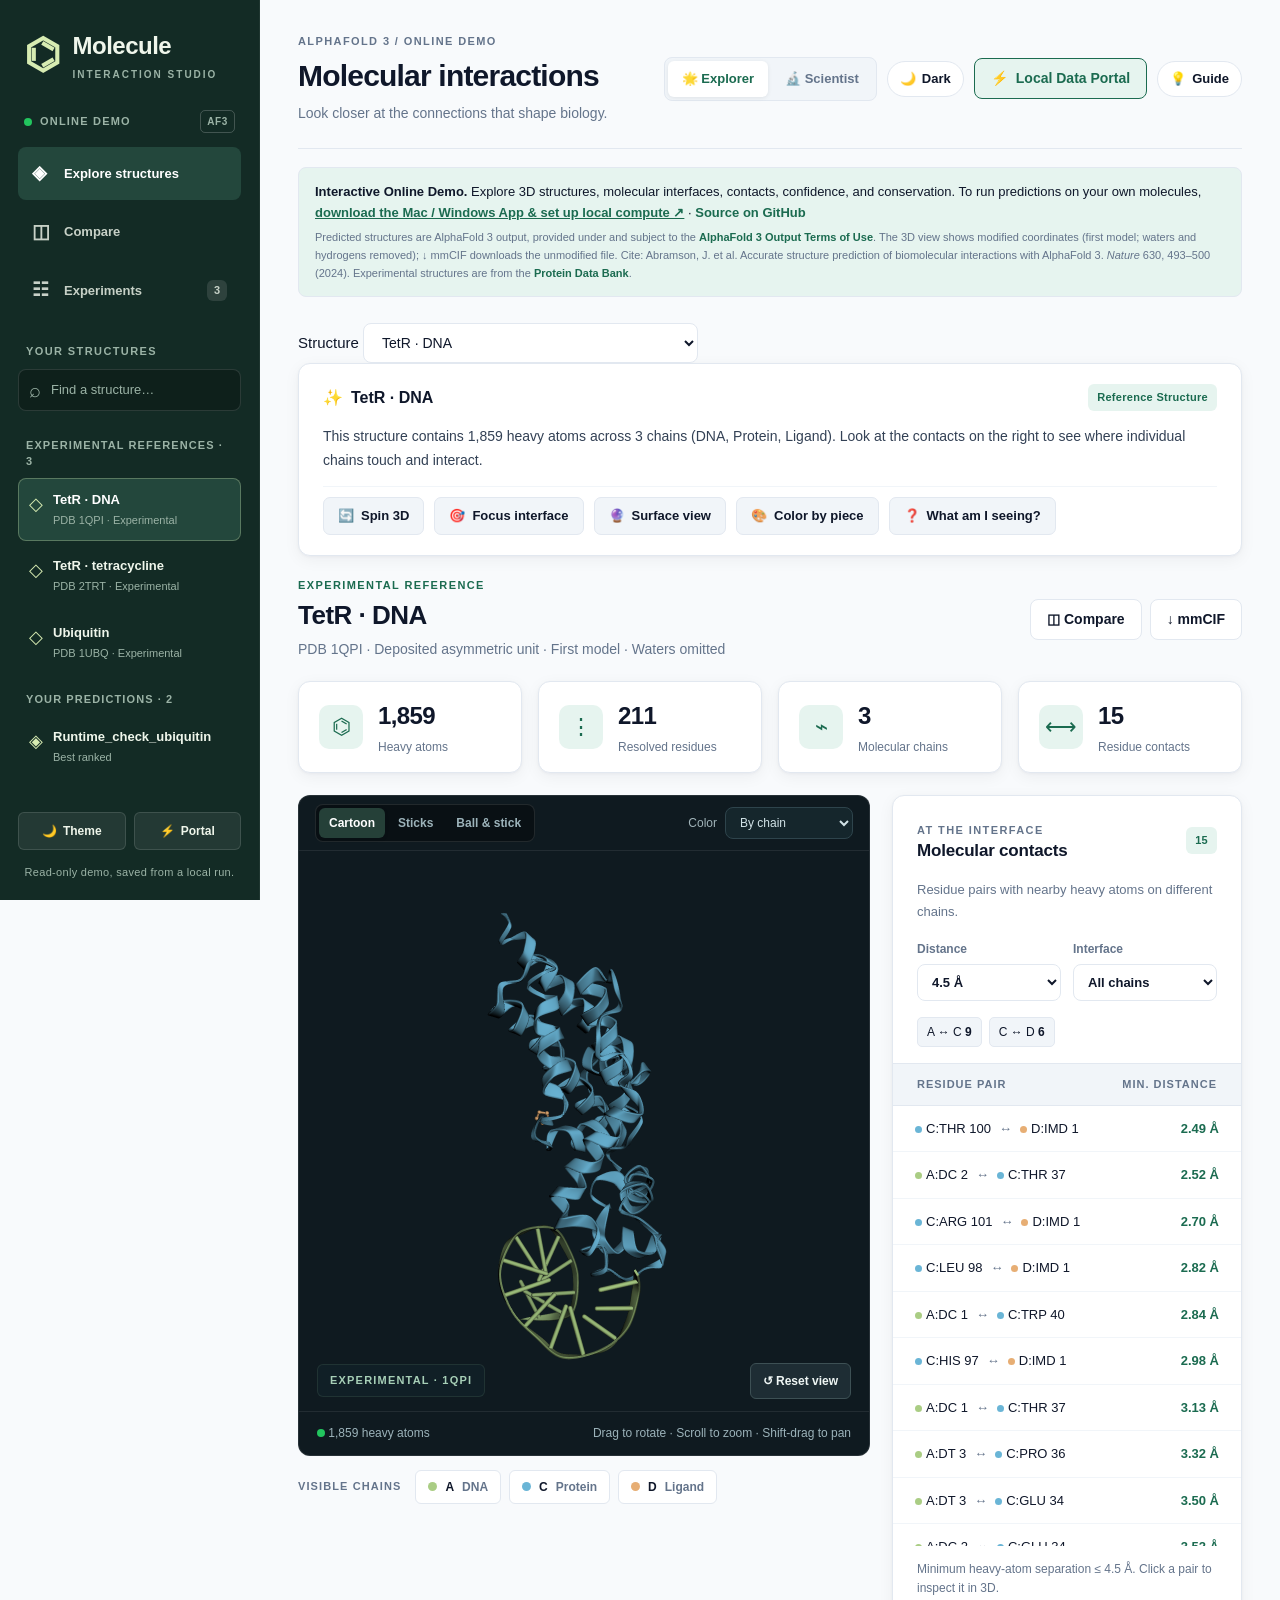
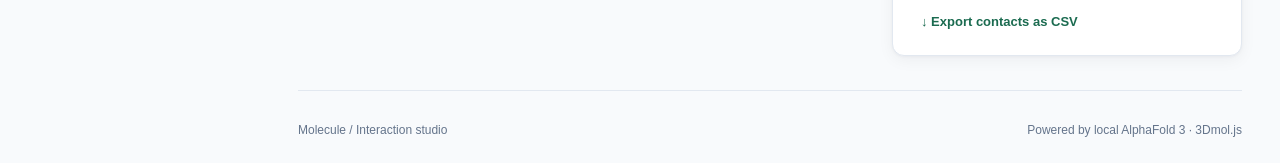
<file: index.html>
<!doctype html>
<html lang="en" data-theme="dark">
<head>
  <meta charset="utf-8">
  <meta name="viewport" content="width=device-width, initial-scale=1">
  <meta name="description" content="Explore molecular structures, run local AlphaFold 3 experiments, and inspect molecular interactions in 3D.">
  <title>Molecule · AlphaFold 3 explorer demo</title>
  <link rel="icon" href="data:image/svg+xml,%3Csvg xmlns='http://www.w3.org/2000/svg' viewBox='0 0 40 40'%3E%3Crect width='40' height='40' rx='10' fill='%2319382f'/%3E%3Cpath d='M10 28L20 10l10 18M10 28h20' stroke='%23b8f07a' stroke-width='3' fill='none'/%3E%3C/svg%3E">
  <link rel="stylesheet" href="style.css">
  <link rel="stylesheet" href="conservation.css">
  <link rel="stylesheet" href="finder.css">
  <script src="demo.js"></script>
  <script defer src="vendor/3Dmol-min.js"></script>
  <script defer src="conservation.js"></script>
  <script defer src="finder.js"></script>
  <script defer src="tips.js"></script>
  <script defer src="app.js"></script>
</head>
<body>
  <aside class="sidebar">
    <a class="brand" href="./" aria-label="Molecule home">
      <span class="brand-mark">⌬</span>
      <span>Molecule<small>INTERACTION STUDIO</small></span>
    </a>
    <div class="workspace-label"><span class="dot"></span> LOCAL WORKSPACE <span class="version">AF3</span></div>
    <nav class="nav" aria-label="Main navigation">
      <button class="nav-item active" data-page="explore"><span>◈</span> Explore structures</button>
      <button class="nav-item" data-page="compare"><span>◫</span> Compare</button>
      <button class="nav-item" data-page="experiments"><span>☷</span> Experiments <b id="job-count">0</b></button>
      <button class="nav-item nav-new" id="sidebar-new"><span>+</span> New experiment</button>
    </nav>
    <div class="library-heading">
      <span>YOUR STRUCTURES</span>
      <button id="import-open" class="icon-button" title="Import a structure" aria-label="Import a structure">+</button>
    </div>
    <label class="search-label">
      <span>⌕</span>
      <input id="structure-search" placeholder="Find a structure…" aria-label="Find a structure">
    </label>
    <div id="library" class="library"><p class="muted">Opening your workspace…</p></div>
    <button id="system-open" class="system-button">
      <span class="dot" id="system-dot"></span>
      <span>Local environment<small id="system-caption">Checking files</small></span>
      <span>↗</span>
    </button>
    <div class="sidebar-tools">
      <button id="sidebar-theme-toggle" class="sidebar-tool-btn" title="Toggle theme">
        <span class="theme-icon-indicator">☀️</span> Theme
      </button>
      <button id="sidebar-portal" class="sidebar-tool-btn" title="Desktop App & Data Portal">
        <span>⚡</span> Portal
      </button>
    </div>
    <div class="sidebar-footer">Your molecules. Your machine.</div>
  </aside>

  <main>
    <header class="page-header">
      <div class="header-info">
        <div class="eyebrow">ALPHAFOLD 3 / INTERACTIVE STUDIO</div>
        <h1 id="page-title">Molecular interactions</h1>
        <p id="page-description">Look closer at the connections that shape biology.</p>
      </div>
      <div class="header-actions">
        <!-- Explorer / Scientist Mode Switch -->
        <div class="segmented mode-segmented" id="ui-mode-toggle" role="group" aria-label="Interface mode">
          <button class="selected" id="mode-explorer" title="Simplified view for intuitive 3D exploration">🌟 Explorer</button>
          <button id="mode-scientist" title="Full biochemical parameters & detailed matrices">🔬 Scientist</button>
        </div>
        <!-- Dark / Light Switch -->
        <button id="theme-toggle" class="secondary icon-pill" title="Toggle dark / light mode" aria-label="Toggle dark or light mode">
          <span id="theme-icon">☀️</span>
          <span id="theme-label" class="theme-text">Light</span>
        </button>
        <!-- Local Data Portal & Desktop App Button ("Open IDE" style) -->
        <button id="portal-open" class="secondary portal-btn" title="Download Mac/Windows app and automate local database setup">
          <span>⚡</span> Local Data Portal
        </button>
        <!-- Beginner Quick Guide -->
        <button id="guide-open" class="secondary icon-pill" title="New to AlphaFold 3? Quick Guide">
          <span>💡</span> Guide
        </button>
        <button class="primary" id="new-experiment"><span>+</span> New experiment</button>
      </div>
    </header>

    <div id="connection-warning" class="notice error hidden" role="status">The local server is disconnected. Reconnecting…</div>

    <!-- Explore Page -->
    <section id="page-explore" class="page">
      <div class="mobile-library">
        <label for="structure-picker">Structure</label>
        <select id="structure-picker"></select>
        <button id="mobile-import" class="secondary">+ Import</button>
      </div>

      <!-- Human-friendly Molecule Story Card for Beginners -->
      <div id="story-card" class="story-card">
        <div class="story-card-header">
          <div class="story-title">
            <span>✨</span>
            <span id="story-heading">About this molecule</span>
          </div>
          <span class="tag" id="story-tag">Guide</span>
        </div>
        <p id="story-text" class="story-body">
          Select any molecule to discover its real-world function, how it interacts with other chains, and why its 3D architecture matters.
        </p>
        <div class="story-quick-actions">
          <button id="quick-spin" class="quick-action-btn" title="Toggle continuous 3D rotation">
            <span>🔄</span> Spin 3D
          </button>
          <button id="quick-focus" class="quick-action-btn" title="Focus camera on where molecules touch">
            <span>🎯</span> Focus interface
          </button>
          <button id="quick-surface" class="quick-action-btn" title="Switch between ribbon and space-filling atomic spheres">
            <span>🔮</span> Surface view
          </button>
          <button id="quick-color" class="quick-action-btn" title="Color each molecule component differently">
            <span>🎨</span> Color by piece
          </button>
          <button id="quick-guide-btn" class="quick-action-btn" title="How to read 3D shapes">
            <span>❓</span> What am I seeing?
          </button>
        </div>
      </div>

      <div class="structure-heading">
        <div>
          <div id="structure-kind" class="eyebrow">EXPERIMENTAL REFERENCE</div>
          <h2 id="structure-title">Choose a structure</h2>
          <p id="structure-subtitle" class="muted"></p>
        </div>
        <div class="heading-actions">
          <button id="compare-current" class="secondary">◫ Compare</button>
          <a id="download-cif" class="secondary" href="#">↓ mmCIF</a>
        </div>
      </div>

      <div class="stats-grid" id="structure-stats"></div>

      <div class="explore-grid">
        <div class="viewer-column">
          <div class="viewer-card">
            <div class="viewer-toolbar">
              <div class="segmented" id="representation">
                <button class="selected" data-style="cartoon">Cartoon</button>
                <button data-style="stick">Sticks</button>
                <button data-style="sphere">Ball & stick</button>
              </div>
              <label class="compact-select">Color
                <select id="color-mode" aria-label="Structure color">
                  <option value="chain">By chain</option>
                  <option value="confidence">By confidence</option>
                  <option value="conservation" disabled>By conservation</option>
                </select>
              </label>
            </div>
            <div id="main-viewer" class="molecular-viewer">
              <div class="viewer-loading">Loading local coordinates…</div>
            </div>
            <div class="viewer-overlay">
              <span id="viewer-badge">LOCAL STRUCTURE</span>
              <button id="reset-view" title="Reset camera">↺ Reset view</button>
            </div>
            <div class="viewer-footer">
              <span><span class="live-dot"></span> <span id="atom-caption">3D molecular view</span></span>
              <span>Drag to rotate · Scroll to zoom · Shift-drag to pan</span>
            </div>
          </div>
          <div class="chain-bar" id="chain-bar"></div>
          <div id="selection-note" class="selection-note hidden">
            <span></span>
            <button id="clear-selection" class="text-button">Clear selection ×</button>
          </div>

          <!-- Advanced Biophysical Panels (collapsible in Explorer Mode, fully open in Scientist Mode) -->
          <div id="advanced-panels-section">
            <div class="panel confidence-panel">
              <div class="panel-header">
                <div>
                  <span class="eyebrow">PREDICTION QUALITY</span>
                  <h3>Confidence, in context</h3>
                </div>
                <span class="tag" id="confidence-badge">Reference</span>
              </div>
              <div id="confidence-content"></div>
            </div>

            <div class="panel conservation-panel">
              <div class="panel-header">
                <div>
                  <span class="eyebrow">THE EVOLUTIONARY LAYER</span>
                  <h3>Sequence conservation</h3>
                </div>
                <button id="conservation-open" class="secondary">+ Analyze</button>
              </div>
              <div class="conservation-controls">
                <label>Protein chain<select id="conservation-chain"></select></label>
                <label>Saved analysis<select id="conservation-run"><option value="">No analysis yet</option></select></label>
                <button id="conservation-color" class="secondary" disabled>Color in 3D</button>
              </div>
              <div id="conservation-content">
                <div class="confidence-empty">
                  <span class="empty-symbol">⌁</span>
                  <p>See which amino acids persist across related proteins. Reuse an AF3 alignment, upload one, or search your local databases.</p>
                </div>
              </div>
            </div>
          </div>
        </div>

        <aside class="panel contacts-panel">
          <div class="panel-header">
            <div>
              <span class="eyebrow">AT THE INTERFACE</span>
              <h3>Molecular contacts</h3>
            </div>
            <span class="count-pill" id="contact-count">—</span>
          </div>
          <p class="panel-description">Residue pairs with nearby heavy atoms on different chains.</p>
          <div class="contact-controls">
            <label>Distance
              <select id="contact-cutoff">
                <option value="3.5">3.5 Å</option>
                <option value="4.0">4.0 Å</option>
                <option value="4.5" selected>4.5 Å</option>
                <option value="5.0">5.0 Å</option>
                <option value="6.0">6.0 Å</option>
                <option value="8.0">8.0 Å</option>
              </select>
            </label>
            <label>Interface
              <select id="interface-filter"><option value="">All chains</option></select>
            </label>
          </div>
          <div id="interface-confidence" class="panel-description hidden"></div>
          <div id="interface-summary" class="interface-summary"></div>
          <div class="contact-table-heading">
            <span>RESIDUE PAIR</span>
            <span>MIN. DISTANCE</span>
          </div>
          <div id="contact-list" class="contact-list">
            <div class="empty">Select a structure to inspect its contacts.</div>
          </div>
          <div class="contacts-bottom">
            <p id="contacts-note" class="muted small"></p>
            <a id="download-contacts" href="#" class="text-button">↓ Export contacts as CSV</a>
          </div>
          <p class="scientific-note">Proximity is a geometric observation. It does not establish a chemical bond or binding affinity.</p>
        </aside>
      </div>
    </section>

    <!-- Compare Page -->
    <section id="page-compare" class="page hidden">
      <div class="comparison-intro">
        <div>
          <h2>Two structures. A closer look.</h2>
          <p class="muted">Compare partners, interfaces, and confidence. Align identical protein chains to compare their coordinates.</p>
        </div>
        <button class="secondary" id="compare-reset">↺ Reset cameras</button>
      </div>
      <div class="compare-grid">
        <div class="compare-card">
          <label class="compare-select-label">STRUCTURE A<select id="compare-left"></select></label>
          <div id="compare-view-left" class="compare-viewer"></div>
          <div id="compare-info-left" class="compare-info"></div>
        </div>
        <div class="compare-card">
          <label class="compare-select-label">STRUCTURE B<select id="compare-right"></select></label>
          <div id="compare-view-right" class="compare-viewer"></div>
          <div id="compare-info-right" class="compare-info"></div>
        </div>
      </div>
      <div class="panel alignment-panel">
        <div>
          <h3>Align protein backbones</h3>
          <p class="muted small">Uses Cα atoms from chains with identical resolved residue sequences. RMSD describes coordinate agreement.</p>
        </div>
        <div class="alignment-controls">
          <label>Chain A<select id="align-left"></select></label>
          <span>↔</span>
          <label>Chain B<select id="align-right"></select></label>
          <button id="align-button" class="primary">Align chains</button>
        </div>
        <div id="alignment-result" class="hidden"></div>
      </div>
      <p class="scientific-note">Reference views show the deposited asymmetric unit, without applying crystal symmetry. Different constructs, missing residues, and experimental conditions can affect comparisons.</p>
    </section>

    <!-- Experiments Page -->
    <section id="page-experiments" class="page hidden">
      <div class="experiment-intro">
        <h2>From sequence to structure</h2>
        <p class="muted">One job runs at a time. Inputs, logs, and outputs stay on this Mac or PC.</p>
      </div>
      <div class="experiment-grid">
        <div id="job-list" class="job-list"></div>
        <div id="job-detail" class="panel job-detail">
          <div class="empty large">
            <span class="empty-symbol">⌬</span>
            <h3>Your next discovery starts here.</h3>
            <p>Choose an example or add your own protein, DNA, RNA, or ligand.</p>
            <button class="primary" id="empty-new">Create an experiment</button>
          </div>
        </div>
      </div>
    </section>

    <footer class="main-footer">
      <span>Molecule <span class="muted">/ Interaction studio</span></span>
      <span>Powered by local AlphaFold 3 · 3Dmol.js</span>
    </footer>
  </main>

  <!-- Experiment Dialog -->
  <dialog id="experiment-dialog" class="experiment-dialog">
    <div class="dialog-header">
      <div>
        <div class="eyebrow">DESIGN AN EXPERIMENT</div>
        <h2>What will you explore?</h2>
      </div>
      <button class="close-dialog icon-button" aria-label="Close dialog">×</button>
    </div>
    <div class="experiment-form-layout">
      <aside class="preset-sidebar">
        <span class="eyebrow">START WITH AN EXAMPLE</span>
        <div id="preset-list"></div>
        <button id="blank-input" class="secondary">+ Custom input</button>
        <label class="file-button secondary">↑ Load AF3 JSON<input id="json-upload" type="file" accept=".json,application/json"></label>
      </aside>
      <div class="experiment-form">
        <div class="form-row">
          <label>Experiment name<input id="experiment-name" maxlength="120" required></label>
          <label class="seeds-label">Random seeds<input id="experiment-seeds" value="42" placeholder="42, 43"></label>
        </div>
        <div class="form-tabs">
          <button id="builder-tab" class="selected">Molecule builder</button>
          <button id="json-tab">AF3 JSON</button>
        </div>
        <div id="builder-pane">
          <section class="finder" aria-labelledby="finder-heading">
            <div class="finder-heading">
              <h3 id="finder-heading">Find a molecule</h3>
              <span id="finder-status" class="small muted"></span>
            </div>
            <label class="finder-search">
              <span aria-hidden="true">⌕</span>
              <input id="finder-query" placeholder="Search by name, PDB ID (1QPI), ligand code (ATP), or paste a sequence" aria-label="Search proteins, DNA, RNA, ligands, and ions" autocomplete="off">
            </label>
            <div class="finder-kinds" id="finder-kinds" role="group" aria-label="Molecule type">
              <button data-kind="" class="selected">All</button>
              <button data-kind="protein">Protein</button>
              <button data-kind="dna">DNA</button>
              <button data-kind="rna">RNA</button>
              <button data-kind="ligand">Ligand</button>
              <button data-kind="ion">Ion</button>
            </div>
            <div id="finder-results" class="finder-results" aria-live="polite"></div>
          </section>
          <div class="builder-heading">
            <span class="eyebrow">MOLECULES IN THIS EXPERIMENT</span>
            <span id="draft-summary" class="small muted"></span>
          </div>
          <div id="molecule-list"></div>
          <button id="add-molecule" class="text-button">+ Add a molecule</button>
        </div>
        <div id="json-pane" class="hidden">
          <label class="sr-only" for="input-json">AlphaFold 3 input JSON</label>
          <textarea id="input-json" spellcheck="false"></textarea>
          <p class="small muted">Supports AF3 modifications, covalent bonds, inline MSAs, and templates. File-path fields must be embedded as data.</p>
        </div>
        <div class="run-settings">
          <label>Run mode
            <select id="run-mode">
              <option value="full">Search databases + predict</option>
              <option value="prepare">Prepare MSAs & templates only</option>
              <option value="quick">Sequence-only prediction</option>
              <option value="inference">Predict from prepared input</option>
            </select>
          </label>
          <label>Compute
            <select id="run-backend">
              <option value="mps">Apple Silicon · MPS</option>
              <option value="cpu">CPU</option>
              <option value="gpu">NVIDIA GPU</option>
            </select>
          </label>
          <label>Samples / seed
            <select id="run-samples"><option>1</option><option>2</option><option>3</option><option>5</option></select>
          </label>
          <label>Recycles
            <input id="run-recycles" type="number" min="1" max="20" value="10">
          </label>
        </div>
        <p id="run-mode-note" class="notice"></p>
        <div id="validation-message" role="status"></div>
      </div>
    </div>
    <div class="dialog-footer">
      <p class="small muted">Full database searches can take hours. Sequence-only runs finish in minutes.</p>
      <div>
        <button id="validate-input" class="secondary">Validate input</button>
        <button id="queue-job" class="primary">Add to queue →</button>
      </div>
    </div>
  </dialog>

  <!-- Import Dialog -->
  <dialog id="import-dialog" class="small-dialog">
    <div class="dialog-header">
      <div>
        <div class="eyebrow">EXPAND YOUR LIBRARY</div>
        <h2>Import a structure</h2>
      </div>
      <button class="close-dialog icon-button" aria-label="Close dialog">×</button>
    </div>
    <div class="dialog-body">
      <label>From your local PDB snapshot
        <div class="input-action">
          <input id="pdb-code" placeholder="PDB ID, e.g. 1QPI" maxlength="4">
          <button id="import-pdb" class="secondary">Load PDB</button>
        </div>
      </label>
      <div class="divider"><span>OR</span></div>
      <label>Existing AF3 output folder or mmCIF file
        <input id="import-path" placeholder="/Users/…/af_output/my_experiment">
      </label>
      <p class="small muted">Folders include predictions and their accompanying confidence files.</p>
      <button id="import-folder" class="primary">Import local path</button>
      <div class="divider"><span>OR</span></div>
      <label class="file-button secondary">↑ Choose an mmCIF file<input id="cif-upload" type="file" accept=".cif,.mmcif"></label>
      <label class="checkbox"><input type="checkbox" id="import-predicted"> This uploaded file is an AF3 prediction (B-factor = pLDDT)</label>
      <div id="import-message" role="status"></div>
    </div>
  </dialog>

  <!-- System Dialog -->
  <dialog id="system-dialog" class="small-dialog">
    <div class="dialog-header">
      <div>
        <div class="eyebrow">ON YOUR MACHINE</div>
        <h2>Local environment</h2>
      </div>
      <button class="close-dialog icon-button" aria-label="Close dialog">×</button>
    </div>
    <div id="system-content" class="dialog-body"></div>
  </dialog>

  <!-- Conservation Dialog -->
  <dialog id="conservation-dialog" class="conservation-dialog">
    <div class="dialog-header">
      <div>
        <div class="eyebrow">FROM ALIGNMENT TO STRUCTURE</div>
        <h2>Analyze evolutionary conservation</h2>
      </div>
      <button class="close-dialog icon-button" aria-label="Close dialog">×</button>
    </div>
    <div class="dialog-body">
      <div id="conservation-query" class="conservation-query"></div>
      <div class="conservation-form-grid">
        <label>Alignment source
          <select id="conservation-source">
            <option value="search">Search local databases</option>
            <option value="prepared">Reuse a prepared AF3 alignment</option>
            <option value="upload">Upload or paste an alignment</option>
          </select>
        </label>
        <label>Scoring method
          <select id="conservation-method">
            <option value="rate4site">Rate4Site · evolutionary rates</option>
            <option value="entropy">Weighted entropy · fast exploration</option>
          </select>
        </label>
      </div>
      <div id="conservation-search-fields">
        <label>Local sequence database
          <select id="conservation-database">
            <option value="uniref90">UniRef90 · broad evolutionary coverage</option>
            <option value="pdb">PDB sequences · faster, structure-biased preview</option>
          </select>
        </label>
        <p class="small muted">A single Jackhmmer iteration searches your chosen database at an inclusion E-value of 1e-4. Large searches can take hours.</p>
      </div>
      <div id="conservation-prepared-fields" class="hidden">
        <label>Matching prepared input<select id="conservation-prepared"></select></label>
        <p class="small muted">Only alignments matching this protein sequence are offered.</p>
      </div>
      <div id="conservation-upload-fields" class="hidden">
        <div class="conservation-upload-heading">
          <label class="file-button secondary">↑ Choose alignment or AF3 JSON<input id="conservation-upload" type="file" accept=".a3m,.fa,.fasta,.faa,.sto,.stockholm,.json,.txt"></label>
          <label>Format
            <select id="conservation-format">
              <option value="auto">Auto-detect</option>
              <option value="a3m">A3M</option>
              <option value="fasta">Aligned FASTA</option>
              <option value="stockholm">Stockholm</option>
            </select>
          </label>
        </div>
        <label for="conservation-alignment">Aligned sequences
          <textarea id="conservation-alignment" spellcheck="false" placeholder=">query&#10;PROTEIN_SEQUENCE&#10;>homologue_1&#10;ALIGNED_SEQUENCE"></textarea>
        </label>
        <p class="small muted" id="conservation-filename">Include a row matching the full query sequence.</p>
      </div>
      <div class="conservation-parameters">
        <label>Maximum sequences
          <select id="conservation-max-sequences">
            <option>50</option>
            <option>100</option>
            <option selected>150</option>
            <option>200</option>
            <option>300</option>
          </select>
        </label>
        <label>Minimum coverage
          <input id="conservation-min-coverage" type="number" min="20" max="100" value="70">
          <small>% of query</small>
        </label>
        <label>Minimum identity
          <input id="conservation-min-identity" type="number" min="10" max="95" value="20">
          <small>% at aligned</small>
        </label>
        <label>Redundancy cutoff
          <input id="conservation-redundancy" type="number" min="80" max="100" value="95">
          <small>% identity</small>
        </label>
      </div>
      <p id="conservation-method-note" class="notice"></p>
      <div id="conservation-message" role="status"></div>
    </div>
    <div class="dialog-footer">
      <p class="small muted">Runs on CPU in your existing job queue. Results stay local.</p>
      <button id="conservation-submit" class="primary">Analyze conservation →</button>
    </div>
  </dialog>

  <!-- Delete Confirm Dialog -->
  <dialog id="confirm-dialog" class="small-dialog confirm-dialog" aria-labelledby="confirm-title" aria-describedby="confirm-message">
    <div class="dialog-header">
      <div>
        <div class="eyebrow">CANNOT BE UNDONE</div>
        <h2 id="confirm-title">Delete experiment?</h2>
      </div>
    </div>
    <p id="confirm-message"></p>
    <div class="confirm-actions">
      <button id="confirm-cancel" class="secondary">Cancel</button>
      <button id="confirm-ok" class="primary danger">Delete</button>
    </div>
  </dialog>

  <!-- Local Data Portal & Desktop Apps Dialog ("Open IDE" style) -->
  <dialog id="portal-dialog" class="portal-dialog" aria-labelledby="portal-title">
    <div class="dialog-header">
      <div>
        <div class="eyebrow">LOCAL COMPUTE & DESKTOP APPS</div>
        <h2 id="portal-title">Run AlphaFold 3 on Your Computer</h2>
      </div>
      <button class="close-dialog icon-button" aria-label="Close dialog">×</button>
    </div>
    <div class="dialog-body">
      <div class="portal-tabs" role="tablist">
        <button id="tab-apps" class="selected" role="tab" aria-selected="true">💻 Desktop Apps</button>
        <button id="tab-data" role="tab" aria-selected="false">📥 Automated Data Setup</button>
        <button id="tab-weights" role="tab" aria-selected="false">🔑 Model Weights & Status</button>
      </div>

      <!-- Tab 1: Desktop Apps -->
      <div id="pane-apps" class="portal-pane">
        <p class="small muted">Download the native desktop app for macOS or Windows. Run predictions offline with full hardware acceleration and local data storage.</p>
        <div class="app-cards-grid">
          <div class="app-card">
            <div class="app-card-header">
              <span class="app-card-icon">🍎</span>
              <div>
                <h3>macOS Desktop App</h3>
                <span class="tag">Apple Silicon & Intel</span>
              </div>
            </div>
            <p>Native macOS application with Metal / MPS GPU acceleration, dark/light theme integration, and automated local server startup.</p>
            <a href="downloads/AlphaFold3-Explorer-macOS.zip" download="AlphaFold3-Explorer-macOS.zip" class="primary">↓ Download for Mac (.zip)</a>
          </div>

          <div class="app-card">
            <div class="app-card-header">
              <span class="app-card-icon">🪟</span>
              <div>
                <h3>Windows Desktop App</h3>
                <span class="tag">Windows 10 / 11</span>
              </div>
            </div>
            <p>Portable Windows application with one-click launcher, automated PowerShell setup, and NVIDIA CUDA / CPU prediction support.</p>
            <a href="downloads/AlphaFold3-Explorer-Windows.zip" download="AlphaFold3-Explorer-Windows.zip" class="primary">↓ Download for Windows (.zip)</a>
          </div>
        </div>

        <div class="notice">
          <strong>⚡ Already running locally?</strong>
          <span style="display:block;margin-top:4px;">You can open your local studio directly in your browser or desktop app at <a href="http://127.0.0.1:8765" target="_blank" style="color:var(--green);font-weight:700">http://127.0.0.1:8765 ↗</a></span>
        </div>
      </div>

      <!-- Tab 2: Automated Local Data Setup ("Open IDE" automation) -->
      <div id="pane-data" class="portal-pane hidden">
        <h3>Automated Database Downloader</h3>
        <p class="small muted">AlphaFold 3 searches large biological databases (UniRef90, BFD, PDB, RNAcentral) for homologous evolutionary sequences. Choose between instant mode or the complete research databases.</p>

        <div class="guide-grid" style="margin-top:14px;">
          <div class="guide-card">
            <h4>⚡ Mode 1: Instant Sequence-Only Mode (0 GB download)</h4>
            <p>Predict single sequences and basic structures right away with zero database downloads! In the app, choose <b>New experiment → Sequence-only prediction</b>.</p>
          </div>

          <div class="guide-card">
            <h4>🔬 Mode 2: Full Research Databases (~250 GB download / ~630 GB unpacked)</h4>
            <p>Automate downloading and unpacking all sequence databases to your local drive or external SSD:</p>
            
            <p style="margin-top:10px;font-weight:600">On macOS / Linux (Terminal):</p>
            <div class="code-box">
              <code>bash fetch_databases_macos.sh ~/public_databases</code>
              <button class="copy-code-btn" data-copy="bash fetch_databases_macos.sh ~/public_databases">Copy</button>
            </div>

            <p style="margin-top:10px;font-weight:600">On Windows (PowerShell):</p>
            <div class="code-box">
              <code>powershell -ExecutionPolicy Bypass -File .\apps\windows\fetch_databases_windows.ps1</code>
              <button class="copy-code-btn" data-copy="powershell -ExecutionPolicy Bypass -File .\apps\windows\fetch_databases_windows.ps1">Copy</button>
            </div>
          </div>
        </div>
      </div>

      <!-- Tab 3: Model Weights -->
      <div id="pane-weights" class="portal-pane hidden">
        <h3>Obtaining Model Parameters</h3>
        <p class="small muted">AlphaFold 3's neural network weights (~1 GB) are provided directly by Google DeepMind under their terms of use.</p>

        <div class="guide-card" style="margin:16px 0;">
          <h4>1. Request Access</h4>
          <p>Complete the parameter request form on Google DeepMind's GitHub repository: <a href="https://github.com/google-deepmind/alphafold3#obtaining-model-parameters" target="_blank" style="color:var(--green);font-weight:600">AlphaFold 3 Model Parameters Request ↗</a></p>
        </div>

        <div class="guide-card" style="margin-bottom:16px;">
          <h4>2. Save to Your Models Folder</h4>
          <p>Place the downloaded file <code>af3.bin.zst</code> in your user models directory:</p>
          <div class="code-box">
            <code>mkdir -p ~/models &amp;&amp; mv ~/Downloads/af3.bin.zst ~/models/</code>
            <button class="copy-code-btn" data-copy="mkdir -p ~/models && mv ~/Downloads/af3.bin.zst ~/models/">Copy</button>
          </div>
        </div>
      </div>
    </div>
    <div class="dialog-footer">
      <p class="small muted">All predictions run 100% locally on your own machine. Your sequences never leave your computer.</p>
      <button class="close-dialog primary">Done</button>
    </div>
  </dialog>

  <!-- Beginner Quick Guide Dialog -->
  <dialog id="guide-dialog" class="small-dialog" aria-labelledby="guide-title">
    <div class="dialog-header">
      <div>
        <div class="eyebrow">BEGINNER GUIDE</div>
        <h2 id="guide-title">Exploring Molecules in 3D</h2>
      </div>
      <button class="close-dialog icon-button" aria-label="Close dialog">×</button>
    </div>
    <div class="dialog-body">
      <div class="guide-grid">
        <div class="guide-card">
          <h4>🧬 What is AlphaFold 3?</h4>
          <p>AlphaFold 3 is Google DeepMind's AI system that predicts how proteins, DNA, RNA, ligands, and medicines assemble and fold in 3D space with atomic precision.</p>
        </div>
        <div class="guide-card">
          <h4>🌀 What do the 3D shapes mean?</h4>
          <p>• <b>Spirals (Alpha Helices)</b>: Structural springs that support protein architectures.<br>
          • <b>Flat Arrows (Beta Sheets)</b>: Broad, rigid sheets that form molecular platforms.<br>
          • <b>Thin Loops</b>: Flexible connecting bridges.<br>
          • <b>Small Sticks</b>: Chemical ligands, vitamins, and medicines docking into active sites.</p>
        </div>
        <div class="guide-card">
          <h4>🎨 What do the colors mean?</h4>
          <p>• <b>By Chain</b>: Each separate molecule (e.g. Protein, DNA, Drug) is colored differently.<br>
          • <b>By Confidence</b>: Blue = AI is very confident in this region; Orange = AI is guessing (often an unstructured, flexible region).</p>
        </div>
        <div class="guide-card">
          <h4>🖱️ Navigation Controls</h4>
          <p>• <b>Rotate</b>: Left-click and drag across the viewer.<br>
          • <b>Zoom</b>: Scroll with mouse wheel or pinch trackpad.<br>
          • <b>Pan</b>: Shift-click and drag (or right-click and drag).<br>
          • <b>Inspect</b>: Click any atom to see its name and position!</p>
        </div>
      </div>
    </div>
    <div class="dialog-footer">
      <button class="close-dialog primary">Got it!</button>
    </div>
  </dialog>

  <div id="toast" class="toast hidden" role="status"></div>
</body>
</html>
</file>
<file: style.css>
/* =====================================================================
   AlphaFold 3 Explorer / Interaction Studio Stylesheet
   Modern, accessible, responsive design with Dark & Light themes,
   human-scale typography, and progressive disclosure for newcomers.
   ===================================================================== */

:root, [data-theme="light"] {
  --paper: #f8fafc;
  --white: #ffffff;
  --surface: #ffffff;
  --surface-hover: #f1f5f9;
  --surface-alt: #f1f5f9;
  --ink: #0f172a;
  --ink-secondary: #334155;
  --muted: #64748b;
  --line: #e2e8f0;
  --line-light: #f1f5f9;
  --green: #1b6b50;
  --green-hover: #14533e;
  --green-light: #e6f4ef;
  --lime: #d7ecb2;
  --accent: #2bb386;
  --sidebar: #132b25;
  --sidebar-text: #eff6eb;
  --sidebar-muted: #9bb3a6;
  --sidebar-active: #23473c;
  --viewer: #0f1a20;
  --red: #b91c1c;
  --red-light: #fef2f2;
  --radius: 12px;
  --card-shadow: 0 4px 16px rgba(15, 23, 42, 0.05), 0 1px 3px rgba(15, 23, 42, 0.04);
  font-family: -apple-system, BlinkMacSystemFont, "Segoe UI", Roboto, Helvetica, Arial, sans-serif;
  color: var(--ink);
  background: var(--paper);
  font-size: 15px;
  line-height: 1.5;
}

[data-theme="dark"] {
  --paper: #0b1212;
  --white: #141f1d;
  --surface: #141f1d;
  --surface-hover: #1b2a27;
  --surface-alt: #101918;
  --ink: #f1f7f5;
  --ink-secondary: #cbd8d2;
  --muted: #8b9e97;
  --line: #243833;
  --line-light: #1b2c28;
  --green: #2bb386;
  --green-hover: #34d399;
  --green-light: #153329;
  --lime: #b8f07a;
  --accent: #34d399;
  --sidebar: #070e0d;
  --sidebar-text: #eff6eb;
  --sidebar-muted: #80968c;
  --sidebar-active: #162c25;
  --viewer: #081014;
  --red: #ef4444;
  --red-light: #2b1414;
  --radius: 12px;
  --card-shadow: 0 8px 30px rgba(0, 0, 0, 0.45);
}

* { box-sizing: border-box; }
body { margin: 0; background: var(--paper); color: var(--ink); }

button, input, select, textarea {
  font: inherit;
  color: inherit;
}
button, a, input, select, textarea { outline-offset: 3px; }
button {
  cursor: pointer;
  border-radius: 8px;
  transition: background .15s, border-color .15s, transform .1s, color .15s;
}
button:disabled { opacity: .45; cursor: not-allowed; }
button:active:not(:disabled) { transform: translateY(1px); }
a { color: inherit; text-decoration: none; }

button:focus-visible, a:focus-visible { outline: 2px solid var(--accent); }
button, input, select, textarea {
  border: 1px solid var(--line);
}
input, select, textarea {
  background: var(--white);
  padding: 10px 14px;
  color: var(--ink);
  min-width: 0;
  border-radius: 8px;
  font-size: 14px;
}
input:focus, select:focus, textarea:focus {
  border-color: var(--green);
  outline: 2px solid var(--green-light);
}
textarea { resize: vertical; line-height: 1.6; }

h1, h2, h3, h4, p { margin: 0; }
h1 { font-size: 30px; letter-spacing: -0.8px; font-weight: 650; line-height: 1.25; }
h2 { font-size: 23px; letter-spacing: -0.5px; font-weight: 600; line-height: 1.3; }
h3 { font-size: 17px; letter-spacing: -0.2px; font-weight: 600; line-height: 1.35; }
.muted { color: var(--muted); }
.small { font-size: 13px; line-height: 1.6; }
.hidden { display: none !important; }
.eyebrow {
  font-size: 11px;
  letter-spacing: 1.4px;
  font-weight: 700;
  line-height: 1.4;
  text-transform: uppercase;
}

.dot, .live-dot {
  display: inline-block;
  width: 8px;
  height: 8px;
  border-radius: 50%;
  background: #22c55e;
}
.dot.bad { background: #f97316; }

.primary, .secondary {
  padding: 10px 16px;
  display: inline-flex;
  align-items: center;
  justify-content: center;
  gap: 8px;
  font-weight: 600;
  font-size: 14px;
  white-space: nowrap;
  line-height: 1.35;
  border-radius: 8px;
}
.primary {
  background: var(--green);
  color: #ffffff;
  border: 1px solid var(--green);
}
.primary:hover:not(:disabled) {
  background: var(--green-hover);
  border-color: var(--green-hover);
}
.secondary {
  background: var(--surface);
  border: 1px solid var(--line);
  color: var(--ink);
}
.secondary:hover:not(:disabled) {
  background: var(--surface-hover);
  border-color: var(--muted);
}
.text-button {
  border: 0;
  background: transparent;
  color: var(--green);
  font-size: 13px;
  font-weight: 600;
  padding: 6px 4px;
}
.text-button:hover { text-decoration: underline; }
.icon-button {
  border: 0;
  background: transparent;
  font-size: 24px;
  line-height: 1;
  width: 34px;
  height: 34px;
  padding: 0;
  display: inline-flex;
  align-items: center;
  justify-content: center;
  color: inherit;
}
.icon-pill {
  padding: 8px 12px;
  font-size: 13px;
  gap: 6px;
  border-radius: 20px;
}

.tag, .count-pill {
  font-size: 11px;
  font-weight: 700;
  border-radius: 6px;
  padding: 5px 9px;
  background: var(--green-light);
  color: var(--green);
  white-space: nowrap;
  letter-spacing: 0.3px;
}
.notice {
  padding: 14px 16px;
  background: var(--green-light);
  border: 1px solid var(--line);
  border-radius: 8px;
  line-height: 1.6;
  font-size: 13px;
}
.notice.error, .error-message {
  color: var(--red);
  background: var(--red-light);
  border-color: var(--red);
}
.success-message {
  color: var(--green);
  background: var(--green-light);
  border-color: var(--green);
}
.error-message, .success-message {
  border-radius: 8px;
  padding: 12px 14px;
  font-size: 13px;
  line-height: 1.6;
  margin-top: 12px;
  white-space: pre-wrap;
  overflow-wrap: anywhere;
}
.scientific-note {
  font-size: 12px;
  color: var(--muted);
  line-height: 1.65;
  padding: 16px 22px;
  border-top: 1px solid var(--line);
}

/* =====================================================================
   Sidebar
   ===================================================================== */
.sidebar {
  width: 260px;
  background: var(--sidebar);
  color: var(--sidebar-text);
  position: fixed;
  inset: 0 auto 0 0;
  display: flex;
  flex-direction: column;
  padding: 28px 18px 20px;
  z-index: 10;
  border-right: 1px solid rgba(255, 255, 255, 0.05);
}
.brand {
  display: flex;
  align-items: center;
  gap: 12px;
  font-size: 24px;
  font-weight: 700;
  letter-spacing: -0.5px;
  padding: 0 6px;
}
.brand-mark {
  font-size: 42px;
  color: var(--lime);
  line-height: 1;
}
.brand small {
  display: block;
  font-size: 10px;
  letter-spacing: 2px;
  color: var(--sidebar-muted);
  margin-top: 3px;
}
.workspace-label {
  font-size: 11px;
  letter-spacing: 1.2px;
  color: var(--sidebar-muted);
  margin: 28px 6px 14px;
  display: flex;
  gap: 8px;
  align-items: center;
  font-weight: 600;
}
.version {
  margin-left: auto;
  font-size: 10px;
  letter-spacing: 0.6px;
  border: 1px solid rgba(255, 255, 255, 0.2);
  border-radius: 5px;
  padding: 3px 6px;
}

.nav { display: grid; gap: 6px; }
.nav-item {
  background: transparent;
  border: 0;
  color: var(--sidebar-text);
  opacity: 0.82;
  text-align: left;
  padding: 12px 14px;
  display: flex;
  align-items: center;
  gap: 12px;
  font-size: 13px;
  font-weight: 600;
  border-radius: 8px;
}
.nav-item:hover {
  background: var(--sidebar-active);
  opacity: 1;
}
.nav-item span { font-size: 19px; width: 20px; }
.nav-item.active {
  background: var(--sidebar-active);
  color: #ffffff;
  opacity: 1;
}
.nav-item b {
  margin-left: auto;
  border-radius: 6px;
  background: rgba(255, 255, 255, 0.14);
  padding: 2px 7px;
  font-size: 11px;
}
.nav-new {
  margin-top: 6px;
  color: var(--lime);
  border: 1px dashed rgba(215, 236, 178, 0.35);
  background: rgba(215, 236, 178, 0.05);
}
.nav-new:hover {
  background: rgba(215, 236, 178, 0.12);
}

.library-heading {
  display: flex;
  align-items: center;
  justify-content: space-between;
  font-size: 11px;
  letter-spacing: 1.4px;
  color: var(--sidebar-muted);
  font-weight: 700;
  margin: 26px 8px 10px;
}
.library-heading button {
  color: var(--lime);
  font-size: 22px;
}
.search-label {
  display: flex;
  align-items: center;
  background: rgba(0, 0, 0, 0.25);
  border: 1px solid rgba(255, 255, 255, 0.12);
  border-radius: 8px;
  padding-left: 10px;
  color: var(--sidebar-muted);
}
.search-label input {
  background: transparent;
  border: 0;
  color: #ffffff;
  width: 100%;
  padding: 10px 10px;
  font-size: 13px;
}
.search-label input::placeholder { color: var(--sidebar-muted); }
.search-label span { font-size: 20px; }

.library {
  overflow: auto;
  flex: 1;
  margin: 10px -6px 14px;
  padding: 0 6px;
}
.library-group {
  font-size: 11px;
  text-transform: uppercase;
  letter-spacing: 1.1px;
  color: var(--sidebar-muted);
  margin: 16px 8px 8px;
  font-weight: 700;
}
.structure-item {
  display: flex;
  align-items: flex-start;
  text-align: left;
  gap: 10px;
  width: 100%;
  padding: 12px 10px;
  background: transparent;
  border: 1px solid transparent;
  border-radius: 8px;
  color: var(--sidebar-text);
  margin-bottom: 3px;
  font-size: 13px;
}
.structure-item:hover {
  background: rgba(255, 255, 255, 0.08);
}
.structure-item.selected {
  background: var(--sidebar-active);
  border-color: rgba(215, 236, 178, 0.3);
  color: #ffffff;
}
.structure-item .structure-icon {
  color: var(--lime);
  font-size: 18px;
}
.structure-item strong {
  font-weight: 600;
  line-height: 1.4;
  display: block;
}
.structure-item small {
  display: block;
  font-size: 11px;
  color: var(--sidebar-muted);
  line-height: 1.5;
  margin-top: 3px;
}

.system-button {
  background: rgba(0, 0, 0, 0.22);
  border: 1px solid rgba(255, 255, 255, 0.12);
  color: var(--sidebar-text);
  padding: 14px 12px;
  display: flex;
  align-items: center;
  gap: 10px;
  text-align: left;
  font-size: 13px;
  border-radius: 8px;
}
.system-button:hover {
  background: rgba(0, 0, 0, 0.35);
  border-color: rgba(255, 255, 255, 0.22);
}
.system-button small {
  display: block;
  font-size: 11px;
  color: var(--sidebar-muted);
  margin-top: 4px;
}
.system-button > span:last-child { margin-left: auto; }

.sidebar-tools {
  display: flex;
  gap: 8px;
  margin-top: 10px;
}
.sidebar-tool-btn {
  flex: 1;
  background: rgba(255, 255, 255, 0.07);
  border: 1px solid rgba(255, 255, 255, 0.12);
  color: var(--sidebar-text);
  padding: 9px 8px;
  font-size: 12px;
  font-weight: 600;
  border-radius: 6px;
  display: inline-flex;
  align-items: center;
  justify-content: center;
  gap: 6px;
}
.sidebar-tool-btn:hover {
  background: rgba(255, 255, 255, 0.14);
}
.sidebar-footer {
  text-align: center;
  margin-top: 14px;
  font-size: 11px;
  color: var(--sidebar-muted);
  letter-spacing: 0.3px;
}

/* =====================================================================
   Main Layout & Header
   ===================================================================== */
main {
  margin-left: 260px;
  padding: 34px 38px 0;
  max-width: 2100px;
  min-height: 100vh;
}
.page-header {
  display: flex;
  justify-content: space-between;
  align-items: center;
  gap: 24px;
  padding-bottom: 24px;
  border-bottom: 1px solid var(--line);
  margin-bottom: 26px;
  flex-wrap: wrap;
}
.header-info { flex: 1; min-width: 260px; }
.page-header .eyebrow {
  color: var(--muted);
  margin-bottom: 8px;
}
.page-header p {
  margin-top: 8px;
  font-size: 14px;
  color: var(--muted);
}
.header-actions {
  display: flex;
  align-items: center;
  gap: 10px;
  flex-wrap: wrap;
}
.portal-btn {
  background: var(--green-light);
  color: var(--green);
  border-color: var(--green);
  font-weight: 650;
}
.portal-btn:hover {
  background: var(--green);
  color: #ffffff;
}

/* Segmented Controls (Mode & Viewers) */
.segmented {
  display: inline-flex;
  gap: 3px;
  background: var(--surface-alt);
  border: 1px solid var(--line);
  border-radius: 8px;
  padding: 3px;
}
.segmented button {
  font-size: 13px;
  font-weight: 600;
  padding: 7px 12px;
  color: var(--muted);
  background: transparent;
  border: 0;
  border-radius: 6px;
}
.segmented button.selected {
  color: var(--ink);
  background: var(--surface);
  box-shadow: 0 1px 4px rgba(0,0,0,0.08);
}
.mode-segmented button {
  padding: 8px 14px;
  font-size: 13px;
}
.mode-segmented button.selected {
  color: var(--green);
  font-weight: 700;
}

/* =====================================================================
   Explore Page & Beginner Story Card
   ===================================================================== */
.structure-heading {
  display: flex;
  justify-content: space-between;
  align-items: center;
  gap: 16px;
  margin-bottom: 20px;
}
.structure-heading .eyebrow {
  color: var(--green);
  font-size: 11px;
  margin-bottom: 6px;
}
.structure-heading h2 { font-size: 26px; }
.structure-heading p {
  font-size: 14px;
  margin-top: 6px;
  max-width: 760px;
  line-height: 1.55;
}
.heading-actions { display: flex; gap: 8px; }

/* Beginner Story Card */
.story-card {
  background: var(--surface);
  border: 1px solid var(--line);
  border-radius: var(--radius);
  padding: 20px 24px;
  margin-bottom: 22px;
  box-shadow: var(--card-shadow);
  display: grid;
  gap: 14px;
}
.story-card-header {
  display: flex;
  justify-content: space-between;
  align-items: center;
  gap: 12px;
}
.story-title {
  font-size: 16px;
  font-weight: 700;
  color: var(--ink);
  display: flex;
  align-items: center;
  gap: 8px;
}
.story-body {
  font-size: 14px;
  line-height: 1.7;
  color: var(--ink-secondary);
}
.story-quick-actions {
  display: flex;
  gap: 10px;
  flex-wrap: wrap;
  padding-top: 10px;
  border-top: 1px solid var(--line-light);
}
.quick-action-btn {
  font-size: 13px;
  font-weight: 600;
  padding: 8px 14px;
  background: var(--surface-alt);
  border: 1px solid var(--line);
  border-radius: 7px;
  display: inline-flex;
  align-items: center;
  gap: 7px;
}
.quick-action-btn:hover {
  background: var(--green-light);
  color: var(--green);
  border-color: var(--green);
}
.quick-action-btn.active-action {
  background: var(--green);
  color: #ffffff;
  border-color: var(--green);
}

/* Stats Grid */
.stats-grid {
  display: grid;
  grid-template-columns: repeat(4, 1fr);
  gap: 16px;
  margin-bottom: 22px;
}
.stat {
  background: var(--surface);
  border: 1px solid var(--line);
  border-radius: var(--radius);
  padding: 16px 20px;
  display: flex;
  align-items: center;
  gap: 15px;
  box-shadow: var(--card-shadow);
}
.stat-icon {
  background: var(--green-light);
  border-radius: 10px;
  width: 44px;
  height: 44px;
  display: flex;
  align-items: center;
  justify-content: center;
  color: var(--green);
  font-size: 22px;
  flex-shrink: 0;
}
.stat strong {
  font-weight: 700;
  font-size: 24px;
  letter-spacing: -0.6px;
  display: block;
}
.stat small {
  font-size: 12px;
  color: var(--muted);
  display: block;
  margin-top: 4px;
}

/* Explore Grid */
.explore-grid {
  display: grid;
  grid-template-columns: minmax(380px, 1fr) 350px;
  gap: 22px;
}
.viewer-column { min-width: 0; }
.viewer-card {
  position: relative;
  background: var(--viewer);
  border-radius: var(--radius);
  overflow: hidden;
  color: #a1b4b9;
  border: 1px solid rgba(255, 255, 255, 0.1);
}
.viewer-toolbar {
  min-height: 54px;
  display: flex;
  align-items: center;
  justify-content: space-between;
  padding: 8px 16px;
  border-bottom: 1px solid rgba(255, 255, 255, 0.08);
  gap: 12px;
  flex-wrap: wrap;
}
.viewer-toolbar .segmented {
  background: rgba(0, 0, 0, 0.35);
  border-color: rgba(255, 255, 255, 0.1);
}
.viewer-toolbar .segmented button {
  color: #9cb3ba;
  font-size: 12px;
  padding: 6px 10px;
}
.viewer-toolbar .segmented button.selected {
  color: #ffffff;
  background: #254038;
}
.compact-select {
  display: flex;
  gap: 8px;
  align-items: center;
  font-size: 12px;
  color: #a1b4b9;
}
.compact-select select {
  font-size: 12px;
  padding: 7px 10px;
  background: #15262c;
  border-color: #2e444c;
  color: #d1e2e6;
}

.molecular-viewer {
  height: 520px;
  position: relative;
  width: 100%;
}
.molecular-viewer canvas, .compare-viewer canvas { border-radius: 0 !important; }
.viewer-loading {
  position: absolute;
  inset: 0;
  display: grid;
  place-content: center;
  color: #9bb0b2;
  font-size: 14px;
}
.viewer-overlay {
  position: absolute;
  bottom: 56px;
  left: 18px;
  right: 18px;
  display: flex;
  justify-content: space-between;
  align-items: center;
  pointer-events: none;
}
.viewer-overlay > span {
  font-size: 11px;
  letter-spacing: 1.2px;
  font-weight: 700;
  color: #a7cfb7;
  background: rgba(17, 33, 40, 0.85);
  padding: 7px 12px;
  border: 1px solid rgba(58, 81, 73, 0.4);
  border-radius: 6px;
}
.viewer-overlay button {
  pointer-events: auto;
  font-size: 12px;
  font-weight: 600;
  background: rgba(33, 50, 57, 0.85);
  border: 1px solid #3d5054;
  color: #eff6f4;
  padding: 8px 12px;
  border-radius: 6px;
}
.viewer-overlay button:hover { background: #2b454e; }
.viewer-footer {
  height: 44px;
  border-top: 1px solid rgba(255, 255, 255, 0.08);
  display: flex;
  justify-content: space-between;
  align-items: center;
  padding: 0 18px;
  font-size: 12px;
  color: #9cb3ba;
}

.chain-bar {
  display: flex;
  gap: 8px;
  flex-wrap: wrap;
  padding: 14px 0 20px;
  align-items: center;
}
.chain-bar > span {
  font-size: 11px;
  letter-spacing: 1.1px;
  font-weight: 700;
  color: var(--muted);
  margin-right: 6px;
}
.chain-chip {
  display: flex;
  gap: 8px;
  align-items: center;
  background: var(--surface);
  border: 1px solid var(--line);
  padding: 7px 12px;
  border-radius: 6px;
  font-size: 12px;
  font-weight: 600;
}
.chain-chip.hidden-chain { opacity: 0.35; }
.chain-dot {
  width: 9px;
  height: 9px;
  border-radius: 50%;
  display: inline-block;
}

.selection-note {
  background: var(--green-light);
  border: 1px solid var(--green);
  border-radius: 8px;
  padding: 12px 16px;
  margin-bottom: 16px;
  font-size: 13px;
  display: flex;
  align-items: center;
  justify-content: space-between;
  gap: 12px;
}

/* Panels */
.panel {
  background: var(--surface);
  border: 1px solid var(--line);
  border-radius: var(--radius);
  overflow: hidden;
  box-shadow: var(--card-shadow);
  margin-bottom: 18px;
}
.panel-header {
  display: flex;
  justify-content: space-between;
  align-items: center;
  padding: 22px 24px 16px;
  gap: 12px;
}
.panel-header .eyebrow {
  font-size: 11px;
  color: var(--muted);
  margin-bottom: 6px;
}
.panel-description {
  font-size: 13px;
  line-height: 1.65;
  color: var(--muted);
  padding: 0 24px 18px;
}

/* Contacts Panel */
.contacts-panel {
  display: flex;
  flex-direction: column;
  align-self: start;
}
.contact-controls {
  padding: 0 24px 16px;
  display: flex;
  gap: 12px;
}
.contact-controls label {
  flex: 1;
  font-size: 12px;
  font-weight: 600;
  color: var(--muted);
  display: grid;
  gap: 6px;
}
.contact-controls select {
  font-size: 13px;
  padding: 9px 10px;
  width: 100%;
}
.interface-summary {
  padding: 0 24px 16px;
  display: flex;
  gap: 7px;
  flex-wrap: wrap;
}
.interface-badge {
  font-size: 12px;
  padding: 5px 9px;
  background: var(--surface-alt);
  border: 1px solid var(--line);
  border-radius: 5px;
  color: var(--ink);
}
.contact-table-heading {
  display: flex;
  justify-content: space-between;
  padding: 12px 24px;
  background: var(--surface-alt);
  border-block: 1px solid var(--line);
  font-size: 11px;
  letter-spacing: 1px;
  font-weight: 700;
  color: var(--muted);
}
.contact-list {
  max-height: 440px;
  min-height: 240px;
  overflow: auto;
}
.contact-row {
  width: 100%;
  background: var(--surface);
  display: flex;
  align-items: center;
  justify-content: space-between;
  border: 0;
  border-bottom: 1px solid var(--line-light);
  border-radius: 0;
  padding: 13px 22px;
  text-align: left;
  gap: 8px;
  font-size: 13px;
}
.contact-row:hover, .contact-row.active {
  background: var(--green-light);
}
.contact-pair {
  display: flex;
  align-items: center;
  gap: 8px;
}
.contact-pair .chain-dot { width: 7px; height: 7px; margin-right: 4px; }
.contact-pair .arrow { color: var(--muted); }
.distance {
  font-variant-numeric: tabular-nums;
  color: var(--green);
  font-weight: 700;
  font-size: 13px;
}
.contacts-bottom {
  padding: 14px 24px 18px;
}
.contacts-bottom p {
  font-size: 12px;
  line-height: 1.6;
}
.contacts-bottom a {
  display: inline-block;
  margin-top: 8px;
  font-weight: 600;
}

/* Confidence Panel */
.confidence-empty {
  display: flex;
  gap: 16px;
  padding: 8px 24px 24px;
  line-height: 1.8;
  font-size: 14px;
  color: var(--muted);
}
.confidence-empty .empty-symbol {
  color: var(--green);
  font-size: 32px;
}
.confidence-metrics {
  display: flex;
  gap: 32px;
  padding: 0 24px 22px;
}
.confidence-metrics strong {
  font-size: 26px;
  display: block;
  font-weight: 700;
}
.confidence-metrics small {
  font-size: 12px;
  color: var(--muted);
}
.pae-layout {
  display: flex;
  gap: 26px;
  padding: 0 24px 22px;
  align-items: center;
  flex-wrap: wrap;
}
.pae-plot {
  width: 260px;
  max-width: 100%;
  image-rendering: pixelated;
  aspect-ratio: 1;
  border-radius: 8px;
  border: 1px solid var(--line);
}
.pae-legend {
  font-size: 13px;
  line-height: 1.75;
  color: var(--muted);
  max-width: 240px;
}
.gradient-bar {
  height: 10px;
  background: linear-gradient(to right, #164b38, #91b79a, #f2f6eb);
  border-radius: 4px;
  margin-top: 14px;
}
.legend-values {
  display: flex;
  justify-content: space-between;
  font-size: 11px;
  margin-top: 4px;
}
.plddt-legend {
  display: flex;
  gap: 14px;
  font-size: 12px;
  color: var(--muted);
  padding: 0 24px 18px;
  flex-wrap: wrap;
}
.plddt-legend span::before {
  content: '';
  background: var(--color);
  width: 10px;
  height: 10px;
  border-radius: 3px;
  display: inline-block;
  margin-right: 6px;
}

/* Empty States */
.empty {
  text-align: center;
  padding: 40px 24px;
  color: var(--muted);
  font-size: 14px;
  line-height: 1.8;
}
.empty.large { padding: 75px 40px; }
.empty-symbol {
  display: block;
  font-size: 52px;
  color: var(--green);
  margin-bottom: 12px;
}
.empty h3 { color: var(--ink); margin: 16px 0 8px; }
.empty button { margin-top: 24px; }

.main-footer {
  display: flex;
  justify-content: space-between;
  gap: 20px;
  font-size: 12px;
  color: var(--muted);
  padding: 30px 0 24px;
  margin-top: 16px;
  border-top: 1px solid var(--line);
}

/* =====================================================================
   Compare Page & Experiments Page
   ===================================================================== */
.comparison-intro, .experiment-intro { margin: 8px 0 24px; }
.comparison-intro { display: flex; justify-content: space-between; gap: 16px; }
.comparison-intro h2, .experiment-intro h2 { font-size: 24px; }
.comparison-intro p, .experiment-intro p {
  font-size: 14px;
  line-height: 1.7;
  margin-top: 8px;
}
.compare-grid {
  display: grid;
  grid-template-columns: 1fr 1fr;
  gap: 22px;
}
.compare-card {
  border: 1px solid var(--line);
  border-radius: var(--radius);
  overflow: hidden;
  background: var(--surface);
  box-shadow: var(--card-shadow);
}
.compare-select-label {
  display: grid;
  gap: 8px;
  font-size: 11px;
  letter-spacing: 1px;
  font-weight: 700;
  color: var(--muted);
  padding: 18px 20px;
}
.compare-select-label select {
  font-size: 13px;
  letter-spacing: 0;
}
.compare-viewer {
  height: 440px;
  position: relative;
  background: var(--viewer);
}
.compare-info {
  padding: 18px 22px;
  font-size: 13px;
  line-height: 1.8;
  color: var(--muted);
}
.compare-info strong {
  font-size: 16px;
  font-weight: 650;
  color: var(--ink);
}
.alignment-panel {
  margin-top: 22px;
  padding: 24px;
  display: flex;
  align-items: center;
  gap: 24px;
  flex-wrap: wrap;
}
.alignment-panel > div:first-child { flex: 1; min-width: 240px; }
.alignment-panel p { margin-top: 8px; font-size: 13px; }
.alignment-controls {
  display: flex;
  gap: 14px;
  align-items: center;
}
.alignment-controls label {
  font-size: 12px;
  font-weight: 600;
  color: var(--muted);
  display: grid;
  gap: 6px;
}
.alignment-controls select { min-width: 80px; }
.alignment-controls button { margin-top: 20px; font-size: 13px; }
#alignment-result {
  width: 100%;
  font-size: 13px;
  padding-top: 16px;
  border-top: 1px solid var(--line);
}

.experiment-grid {
  display: grid;
  grid-template-columns: 310px 1fr;
  gap: 22px;
}
.job-card {
  width: 100%;
  text-align: left;
  background: var(--surface);
  padding: 18px;
  border: 1px solid var(--line);
  border-radius: 8px;
  margin-bottom: 10px;
  display: block;
}
.job-card.selected {
  border-color: var(--green);
  background: var(--green-light);
}
.job-card-header {
  display: flex;
  justify-content: space-between;
  align-items: center;
  gap: 8px;
}
.job-card strong {
  font-size: 14px;
  font-weight: 650;
  overflow-wrap: anywhere;
}
.job-card p {
  font-size: 12px;
  color: var(--muted);
  margin-top: 10px;
  line-height: 1.6;
}
.status-tag {
  font-size: 10px;
  text-transform: uppercase;
  letter-spacing: 0.8px;
  padding: 4px 7px;
  border-radius: 5px;
  background: var(--surface-alt);
  color: var(--muted);
  font-weight: 700;
}
.status-tag.running, .status-tag.queued {
  background: #fef9c3;
  color: #854d0e;
}
.status-tag.completed {
  background: #dcfce7;
  color: #15803d;
}
.status-tag.failed, .status-tag.interrupted {
  background: #fee2e2;
  color: #b91c1c;
}
.job-detail {
  min-height: 500px;
  padding: 26px;
  align-self: start;
}
.job-detail .empty { padding: 50px 24px; }
.job-title-row {
  display: flex;
  justify-content: space-between;
  align-items: start;
  gap: 16px;
}
.job-meta {
  display: flex;
  gap: 22px;
  flex-wrap: wrap;
  font-size: 13px;
  color: var(--muted);
  margin: 18px 0;
}
.job-actions {
  display: flex;
  gap: 10px;
  flex-wrap: wrap;
  margin: 20px 0;
}
.job-stage {
  display: flex;
  gap: 12px;
  align-items: center;
  background: var(--green-light);
  border: 1px solid var(--line);
  border-radius: 8px;
  padding: 14px 16px;
  font-size: 13px;
  font-weight: 600;
  margin: 16px 0;
}
.spinner {
  width: 14px;
  height: 14px;
  border: 2px solid rgba(43, 179, 134, 0.3);
  border-top-color: var(--green);
  border-radius: 50%;
  animation: spin 1s linear infinite;
}
@keyframes spin { to { transform: rotate(360deg); } }

.log-heading {
  display: flex;
  justify-content: space-between;
  font-size: 11px;
  letter-spacing: 1.1px;
  font-weight: 700;
  color: var(--muted);
  margin-top: 26px;
  margin-bottom: 10px;
}
.job-log {
  font-family: ui-monospace, SFMono-Regular, Menlo, Monaco, Consolas, monospace;
  background: #0c1517;
  color: #a7c4bc;
  font-size: 12px;
  line-height: 1.75;
  white-space: pre-wrap;
  overflow-wrap: anywhere;
  max-height: 420px;
  min-height: 200px;
  overflow: auto;
  padding: 18px;
  border-radius: 8px;
  border: 1px solid rgba(255, 255, 255, 0.08);
}
.job-error {
  font-size: 13px;
  background: var(--red-light);
  color: var(--red);
  padding: 14px;
  border-radius: 8px;
  border: 1px solid var(--red);
  margin: 14px 0;
}

/* =====================================================================
   Dialogs & Modals
   ===================================================================== */
dialog {
  border: 1px solid var(--line);
  border-radius: 16px;
  padding: 0;
  box-shadow: 0 30px 100px rgba(0, 0, 0, 0.4);
  color: var(--ink);
  background: var(--surface);
  max-height: 90vh;
}
dialog::backdrop {
  background: rgba(10, 20, 18, 0.7);
  backdrop-filter: blur(4px);
}
.experiment-dialog { width: min(1080px, 95vw); }
.small-dialog { width: min(600px, 94vw); }
.portal-dialog { width: min(840px, 95vw); }

.dialog-header {
  display: flex;
  align-items: center;
  justify-content: space-between;
  padding: 24px 28px;
  border-bottom: 1px solid var(--line);
  background: var(--surface-alt);
}
.dialog-header .eyebrow {
  color: var(--muted);
  font-size: 11px;
  margin-bottom: 6px;
}
.dialog-header h2 { font-size: 24px; }
.dialog-header .icon-button { color: var(--muted); }
.dialog-header .icon-button:hover { color: var(--ink); }

.dialog-body { padding: 26px 28px; }
.dialog-body label {
  display: grid;
  gap: 8px;
  font-size: 13px;
  font-weight: 600;
  color: var(--ink-secondary);
}
.dialog-body input { width: 100%; font-size: 14px; }
.dialog-body p { margin: 8px 0 16px; font-size: 13px; }

.dialog-footer {
  padding: 20px 28px;
  display: flex;
  align-items: center;
  justify-content: space-between;
  border-top: 1px solid var(--line);
  gap: 20px;
  background: var(--surface-alt);
}
.dialog-footer > div { display: flex; gap: 10px; }
.dialog-footer p { font-size: 12px; max-width: 400px; color: var(--muted); }

/* Portal Tabs & Cards */
.portal-tabs {
  display: flex;
  border-bottom: 1px solid var(--line);
  margin-bottom: 24px;
  gap: 16px;
}
.portal-tabs button {
  padding: 10px 16px;
  font-size: 14px;
  font-weight: 600;
  color: var(--muted);
  border: 0;
  border-bottom: 2px solid transparent;
  border-radius: 0;
  background: transparent;
}
.portal-tabs button.selected {
  color: var(--green);
  border-color: var(--green);
}
.app-cards-grid {
  display: grid;
  grid-template-columns: 1fr 1fr;
  gap: 18px;
  margin-bottom: 20px;
}
.app-card {
  border: 1px solid var(--line);
  border-radius: var(--radius);
  padding: 22px;
  background: var(--surface);
  display: flex;
  flex-direction: column;
  gap: 12px;
}
.app-card-header {
  display: flex;
  align-items: center;
  gap: 12px;
}
.app-card-icon {
  font-size: 36px;
}
.app-card h3 { font-size: 18px; }
.app-card p {
  font-size: 13px;
  line-height: 1.6;
  color: var(--muted);
  flex: 1;
}
.app-card .primary { width: 100%; }

.code-box {
  position: relative;
  background: #091214;
  color: #a7d9c6;
  border: 1px solid rgba(255, 255, 255, 0.1);
  border-radius: 8px;
  padding: 14px 16px;
  font-family: ui-monospace, SFMono-Regular, monospace;
  font-size: 12px;
  line-height: 1.6;
  margin: 12px 0;
  overflow-x: auto;
  display: flex;
  align-items: center;
  justify-content: space-between;
}
.copy-code-btn {
  font-size: 11px;
  font-weight: 600;
  padding: 5px 9px;
  background: #19342e;
  color: #bbf0dc;
  border: 1px solid #28544a;
  border-radius: 5px;
  margin-left: 10px;
  flex-shrink: 0;
}
.copy-code-btn:hover { background: #234c43; }

/* Guide Cards */
.guide-grid {
  display: grid;
  gap: 16px;
}
.guide-card {
  border: 1px solid var(--line);
  border-radius: var(--radius);
  padding: 18px 20px;
  background: var(--surface-alt);
}
.guide-card h4 {
  font-size: 15px;
  font-weight: 700;
  margin-bottom: 8px;
  color: var(--ink);
  display: flex;
  align-items: center;
  gap: 8px;
}
.guide-card p {
  font-size: 13px;
  line-height: 1.65;
  color: var(--ink-secondary);
  margin: 0;
}

/* System Dialog Rows */
.system-row {
  display: flex;
  justify-content: space-between;
  gap: 16px;
  padding: 10px 0;
  border-bottom: 1px solid var(--line-light);
  font-size: 13px;
}
.system-row code { font-size: 12px; overflow-wrap: anywhere; }
.system-row .ok { color: #16a34a; font-weight: 700; }
.system-path {
  font-family: ui-monospace, monospace;
  overflow-wrap: anywhere;
  font-size: 12px;
  line-height: 1.6;
  background: var(--surface-alt);
  padding: 12px;
  border-radius: 6px;
  margin-bottom: 14px;
}

/* Toast */
.toast {
  position: fixed;
  bottom: 28px;
  left: calc(50% + 120px);
  transform: translateX(-50%);
  padding: 14px 24px;
  border-radius: 10px;
  background: #17382d;
  color: #edf7e2;
  box-shadow: 0 12px 40px rgba(0, 0, 0, 0.35);
  max-width: 620px;
  font-size: 14px;
  font-weight: 500;
  line-height: 1.6;
  z-index: 1000;
  border: 1px solid rgba(255, 255, 255, 0.15);
}

/* Swipe to delete */
.job-swipe {
  position: relative;
  margin-bottom: 10px;
  border-radius: 8px;
  overflow: hidden;
}
.job-swipe .job-card {
  position: relative;
  margin-bottom: 0;
  touch-action: pan-y;
  transition: transform .22s ease, background .15s;
}
.job-swipe.open .job-card { transform: translateX(-92px); }
.job-swipe-delete {
  position: absolute;
  inset: 0 0 0 auto;
  width: 92px;
  border: 0;
  border-radius: 0;
  background: var(--red);
  color: #ffffff;
  font-size: 13px;
  font-weight: 700;
  letter-spacing: 0.3px;
}
.job-list-hint {
  font-size: 11px;
  color: var(--muted);
  text-align: center;
  margin-top: 8px;
}

/* Tooltip */
.tooltip {
  position: fixed;
  z-index: 2000;
  max-width: 360px;
  padding: 12px 14px;
  border-radius: 8px;
  background: #152722;
  color: #f1f8ee;
  font-size: 12px;
  font-weight: 400;
  line-height: 1.6;
  text-align: left;
  box-shadow: 0 12px 36px rgba(0, 0, 0, 0.45);
  border: 1px solid rgba(255, 255, 255, 0.1);
  pointer-events: none;
}
.tooltip[hidden] { display: none; }
label[data-tip], .stat[data-tip], .confidence-metrics > [data-tip],
.status-tag[data-tip], #interface-confidence[data-tip] { cursor: help; }

/* Experiment Dialog Form Layout */
.experiment-form-layout {
  display: grid;
  grid-template-columns: 260px 1fr;
  max-height: 68vh;
  overflow: auto;
}
.preset-sidebar {
  background: var(--surface-alt);
  border-right: 1px solid var(--line);
  padding: 24px 18px;
}
.preset-sidebar > .eyebrow {
  font-size: 11px;
  color: var(--muted);
  display: block;
  margin-bottom: 16px;
}
.preset-button {
  width: 100%;
  text-align: left;
  background: transparent;
  border: 1px solid transparent;
  padding: 12px 12px;
  margin-bottom: 6px;
  border-radius: 8px;
}
.preset-button.selected {
  background: var(--green-light);
  border-color: var(--green);
}
.preset-button strong {
  display: block;
  font-size: 13px;
  font-weight: 650;
}
.preset-button small {
  display: block;
  font-size: 11px;
  line-height: 1.6;
  color: var(--muted);
  margin-top: 4px;
}
.preset-sidebar > .secondary {
  font-size: 13px;
  width: 100%;
  margin-top: 10px;
}
.experiment-form { padding: 26px 28px; }
.form-row { display: flex; gap: 16px; }
.form-row > label:first-child { flex: 1; }
.form-tabs {
  display: flex;
  border-bottom: 1px solid var(--line);
  margin: 22px 0 18px;
  gap: 22px;
}
.form-tabs button {
  padding: 8px 0 12px;
  font-size: 13px;
  font-weight: 600;
  color: var(--muted);
  border: 0;
  border-bottom: 2px solid transparent;
  border-radius: 0;
  background: transparent;
}
.form-tabs button.selected {
  color: var(--green);
  border-color: var(--green);
}

.molecule-card {
  border: 1px solid var(--line);
  border-radius: 10px;
  padding: 16px;
  margin-bottom: 14px;
  background: var(--surface-alt);
}
.molecule-top {
  display: flex;
  align-items: center;
  gap: 10px;
  margin-bottom: 12px;
}
.molecule-top select { font-size: 13px; padding: 8px 10px; }
.molecule-top input { width: 110px; font-size: 13px; padding: 8px 10px; }
.molecule-top .chain-hint { font-size: 12px; color: var(--muted); }
.molecule-top .remove-molecule {
  margin-left: auto;
  border: 0;
  background: transparent;
  color: var(--muted);
  font-size: 22px;
  padding: 0 8px;
}
.molecule-card textarea {
  font-family: ui-monospace, SFMono-Regular, monospace;
  font-size: 12px;
  min-height: 80px;
  width: 100%;
  padding: 12px;
  line-height: 1.7;
}
.molecule-caption {
  display: flex;
  align-items: center;
  justify-content: space-between;
  font-size: 12px;
  color: var(--muted);
  margin-top: 8px;
}
.run-settings {
  display: grid;
  grid-template-columns: 2fr 1.6fr 1fr .8fr;
  gap: 12px;
  margin-top: 24px;
}
.run-settings select, .run-settings input {
  width: 100%;
  font-size: 13px;
  padding: 9px 8px;
}
.run-settings label { font-size: 12px; font-weight: 600; color: var(--muted); }

/* Responsive */
@media (max-width: 1190px) {
  .sidebar { width: 220px; padding-inline: 14px; }
  main { margin-left: 220px; padding: 28px 24px 0; }
  .explore-grid { grid-template-columns: 1fr; }
  .stats-grid { grid-template-columns: repeat(2, 1fr); }
  .compare-grid { grid-template-columns: 1fr; }
  .experiment-grid { grid-template-columns: 1fr; }
}
@media (max-width: 768px) {
  .sidebar {
    width: 100%;
    position: relative;
    padding: 18px 18px 12px;
  }
  .workspace-label, .library-heading, .search-label, .library, .system-button, .sidebar-footer {
    display: none;
  }
  .nav { display: flex; gap: 6px; }
  .nav-item { flex: 1; justify-content: center; font-size: 12px; }
  main { margin-left: 0; padding: 20px 16px 0; }
  .stats-grid { grid-template-columns: repeat(2, 1fr); }
  .molecular-viewer { height: 400px; }
  .toast { left: 50%; width: 92%; }
  .app-cards-grid { grid-template-columns: 1fr; }
}

/* =====================================================================
   Explorer vs. Scientist Dynamic Layout Behaviors
   Adapts smoothly as the user resizes or drags the window.
   ===================================================================== */

/* Explorer Mode: Focused 3D Visual Immersion */
[data-mode="explorer"] #story-card {
  display: grid;
}
[data-mode="explorer"] #advanced-panels-section {
  display: none !important;
}
[data-mode="explorer"] .scientific-note {
  display: none;
}
[data-mode="explorer"] .molecular-viewer {
  height: 560px;
}

/* Scientist Mode: Biophysical Research Dashboard */
[data-mode="scientist"] #story-card {
  display: none;
}
[data-mode="scientist"] #advanced-panels-section {
  display: block;
}
[data-mode="scientist"] .scientific-note {
  display: block;
}
[data-mode="scientist"] .molecular-viewer {
  height: 480px;
}

/* Widescreen Multi-Column Layout for Scientist Mode */
@media (min-width: 1360px) {
  [data-mode="scientist"] #advanced-panels-section {
    display: grid;
    grid-template-columns: 1fr 1fr;
    gap: 20px;
    align-items: start;
  }
  [data-mode="scientist"] .confidence-panel,
  [data-mode="scientist"] .conservation-panel {
    margin: 0;
    height: 100%;
  }
}

/* Window Resizing Adaptations */
@media (max-width: 1190px) {
  [data-mode="scientist"] #advanced-panels-section {
    grid-template-columns: 1fr;
  }
  [data-mode="explorer"] .molecular-viewer {
    height: 450px;
  }
}

/* =====================================================================
   Desktop App Window Draggable Regions & Interaction Protections
   ===================================================================== */
.page-header,
.brand,
.workspace-label {
  -webkit-app-region: drag;
  user-select: none;
}

.header-actions,
.header-actions *,
.sidebar nav,
.sidebar nav *,
.sidebar input,
.sidebar button,
.sidebar a,
.molecular-viewer,
.compare-viewer,
.viewer-card canvas,
.modal-card,
button,
input,
select,
textarea,
a {
  -webkit-app-region: no-drag;
}
</file>
<file: conservation.css>
/* =====================================================================
   Evolutionary Conservation Stylesheet
   Updated for dark/light themes and comfortable typography scale
   ===================================================================== */

.conservation-panel { margin: 18px 0 16px; }
.conservation-panel .panel-header button { font-size: 13px; padding: 8px 14px; }
.conservation-controls {
  display: flex;
  gap: 14px;
  align-items: flex-end;
  padding: 0 24px 20px;
  flex-wrap: wrap;
}
.conservation-controls label {
  display: grid;
  gap: 6px;
  font-size: 12px;
  font-weight: 600;
  color: var(--muted);
}
.conservation-controls label:first-child { width: 110px; }
.conservation-controls label:nth-child(2) { flex: 1; min-width: 160px; }
.conservation-controls select {
  font-size: 13px;
  width: 100%;
  padding: 9px 10px;
}
.conservation-controls button {
  font-size: 13px;
  padding: 9px 14px;
}
.conservation-metrics {
  display: grid;
  grid-template-columns: repeat(3, 1fr);
  gap: 16px;
  padding: 0 24px 20px;
}
.conservation-metrics strong {
  font-size: 24px;
  font-weight: 700;
  display: block;
}
.conservation-metrics small {
  font-size: 12px;
  color: var(--muted);
  line-height: 1.6;
}
.conservation-source-line {
  padding: 0 24px 16px;
  font-size: 13px;
  line-height: 1.7;
  color: var(--muted);
}
.conservation-legend {
  display: flex;
  align-items: center;
  gap: 12px;
  padding: 0 24px 16px;
  flex-wrap: wrap;
  font-size: 12px;
  color: var(--muted);
}
.conservation-gradient {
  height: 10px;
  width: 140px;
  border-radius: 4px;
  background: linear-gradient(90deg, #508b78, #eef2da, #a6498c);
}
.conservation-chart-wrap { padding: 0 20px 8px; }
.conservation-chart {
  width: 100%;
  height: 160px;
  cursor: crosshair;
}
.conservation-jump {
  display: flex;
  gap: 10px;
  align-items: center;
  padding: 0 24px 16px;
  font-size: 12px;
  color: var(--muted);
}
.conservation-jump input {
  width: 85px;
  font-size: 13px;
  padding: 7px 10px;
}
.conservation-jump button {
  padding: 7px 12px;
  font-size: 12px;
}
.conservation-readout {
  margin: 0 24px 18px;
  padding: 14px 16px;
  background: var(--surface-alt);
  border: 1px solid var(--line);
  border-radius: 8px;
  font-size: 13px;
  line-height: 1.8;
  min-height: 64px;
}
.conservation-interface {
  margin: 0 24px 18px;
  border: 1px solid var(--line);
  border-radius: var(--radius);
  padding: 16px 20px;
}
.conservation-interface h4 {
  margin: 0 0 10px;
  font-size: 14px;
  font-weight: 700;
}
.conservation-interface label {
  font-size: 12px;
  color: var(--muted);
  display: flex;
  align-items: center;
  gap: 10px;
  margin-bottom: 14px;
}
.conservation-interface select {
  padding: 7px 10px;
  font-size: 13px;
}
.conservation-bar-row {
  display: grid;
  grid-template-columns: 130px 1fr 50px;
  gap: 12px;
  align-items: center;
  margin: 10px 0;
  font-size: 12px;
  color: var(--muted);
}
.conservation-bar {
  height: 10px;
  background: var(--surface-alt);
  border-radius: 4px;
  overflow: hidden;
  border: 1px solid var(--line);
}
.conservation-bar span {
  display: block;
  height: 100%;
  background: #ae6da0;
  border-radius: 4px;
}
.conservation-bar-row:nth-of-type(2) .conservation-bar span { background: #7f9d86; }
.conservation-interface-note {
  font-size: 12px;
  color: var(--muted);
  line-height: 1.7;
  margin-top: 14px;
}
.conservation-actions {
  display: flex;
  gap: 16px;
  flex-wrap: wrap;
  padding: 0 24px 20px;
}
.conservation-warnings { padding: 0 24px 16px; }
.conservation-warnings p {
  margin: 0 0 8px;
  padding: 10px 14px;
  background: #fef9c3;
  color: #854d0e;
  font-size: 12px;
  line-height: 1.7;
  border-radius: 6px;
}
.conservation-homologues {
  margin: 0 24px 18px;
  font-size: 12px;
  color: var(--muted);
}
.conservation-homologues summary {
  cursor: pointer;
  font-weight: 600;
  color: var(--green);
  padding: 8px 0;
}
.conservation-homologues table {
  width: 100%;
  border-collapse: collapse;
  font-size: 12px;
  margin-top: 10px;
}
.conservation-homologues td, .conservation-homologues th {
  text-align: left;
  padding: 8px 8px;
  border-bottom: 1px solid var(--line);
}
.conservation-dialog { width: min(780px, 94vw); }
.conservation-dialog .dialog-body {
  overflow: auto;
  max-height: 68vh;
}
.conservation-query {
  background: var(--surface-alt);
  border: 1px solid var(--line);
  border-radius: 8px;
  padding: 14px 16px;
  font-size: 13px;
  line-height: 1.8;
  margin-bottom: 22px;
}
.conservation-query code {
  display: block;
  color: var(--green);
  font-size: 12px;
  overflow-wrap: anywhere;
  margin-top: 6px;
}
.conservation-form-grid {
  display: grid;
  grid-template-columns: 1fr 1fr;
  gap: 16px;
  margin-bottom: 20px;
}
.conservation-form-grid label, .conservation-parameters label,
#conservation-search-fields label, #conservation-prepared-fields label, #conservation-upload-fields > label {
  display: grid;
  gap: 8px;
  font-size: 12px;
  font-weight: 600;
  color: var(--muted);
}
.conservation-parameters {
  display: grid;
  grid-template-columns: repeat(4, 1fr);
  gap: 14px;
  margin: 22px 0 16px;
}
.conservation-parameters input, .conservation-parameters select {
  width: 100%;
  font-size: 13px;
}
.conservation-parameters small {
  font-size: 11px;
  color: var(--muted);
}
</file>
<file: finder.css>
/* =====================================================================
   Molecule Finder Stylesheet
   Updated for dark/light themes and comfortable typography scale
   ===================================================================== */

.finder {
  border: 1px solid var(--line);
  border-radius: var(--radius);
  padding: 18px 20px;
  margin-bottom: 22px;
  background: var(--surface-alt);
}
.finder-heading, .builder-heading {
  display: flex;
  align-items: baseline;
  justify-content: space-between;
  gap: 14px;
  margin-bottom: 12px;
}
.finder-heading h3 { font-size: 16px; font-weight: 700; }
.builder-heading { margin: 8px 0 12px; }
.builder-heading .eyebrow {
  font-size: 11px;
  letter-spacing: 1.2px;
  color: var(--muted);
}
.finder .finder-search {
  display: flex;
  gap: 0;
  align-items: center;
  border: 1px solid var(--line);
  border-radius: 8px;
  background: var(--surface);
  padding-left: 12px;
  color: var(--muted);
}
.finder-search input {
  border: 0;
  width: 100%;
  font-size: 14px;
  padding: 11px 12px;
  background: transparent;
}
.finder-search input:focus { outline: 0; }
.finder-search:focus-within {
  outline: 2px solid var(--green);
  border-color: var(--green);
}
.finder-kinds {
  display: flex;
  flex-wrap: wrap;
  gap: 8px;
  margin: 14px 0 12px;
}
.finder-kinds button {
  font-size: 13px;
  font-weight: 600;
  padding: 6px 14px;
  background: var(--surface);
  border-radius: 20px;
  color: var(--ink-secondary);
}
.finder-kinds button.selected {
  background: var(--green);
  border-color: var(--green);
  color: #ffffff;
}
.finder-results {
  max-height: 360px;
  overflow: auto;
  border-top: 1px solid var(--line);
}
.finder-list-heading {
  font-size: 11px;
  letter-spacing: 1.2px;
  text-transform: uppercase;
  color: var(--muted);
  font-weight: 700;
  padding: 12px 4px 6px;
}
.finder-row {
  display: flex;
  align-items: center;
  gap: 12px;
  padding: 11px 6px;
  border-bottom: 1px solid var(--line-light);
}
.finder-row:last-child { border-bottom: 0; }
.finder .finder-main {
  flex: 1;
  min-width: 0;
  display: grid;
  gap: 4px;
  color: var(--ink);
  font-size: inherit;
}
.finder-main strong {
  font-size: 14px;
  font-weight: 650;
  overflow: hidden;
  text-overflow: ellipsis;
  white-space: nowrap;
}
.finder-main small {
  font-size: 12px;
  color: var(--muted);
  line-height: 1.5;
}
.finder-context {
  font-style: italic;
  overflow: hidden;
  text-overflow: ellipsis;
  white-space: nowrap;
}
.finder-row .secondary {
  font-size: 12px;
  padding: 7px 14px;
}
.kind-badge {
  flex: none;
  width: 58px;
  text-align: center;
  font-size: 11px;
  font-weight: 700;
  border-radius: 5px;
  padding: 5px 0;
  letter-spacing: 0.3px;
}
.kind-badge.protein { background: #e0f2fe; color: #0369a1; }
.kind-badge.dna { background: #dcfce7; color: #15803d; }
.kind-badge.rna { background: #ffedd5; color: #c2410c; }
.kind-badge.ligand { background: #f3e8ff; color: #7e22ce; }
.kind-badge.ion { background: #fef9c3; color: #a16207; }
.kind-badge.entry { background: var(--green-light); color: var(--green); }
.pdb-link {
  border: 0;
  background: transparent;
  padding: 0 4px;
  font-size: 12px;
  color: var(--green);
  font-weight: 650;
  text-decoration: underline;
  text-underline-offset: 2px;
}
.finder-more { display: block; margin: 8px auto 4px; }
.finder-empty {
  text-align: center;
  padding: 28px 16px;
  font-size: 13px;
  color: var(--muted);
  line-height: 1.7;
}
.finder-empty .spinner { display: inline-block; margin-bottom: 10px; }
.draft-warning { color: var(--red); }
</file>
